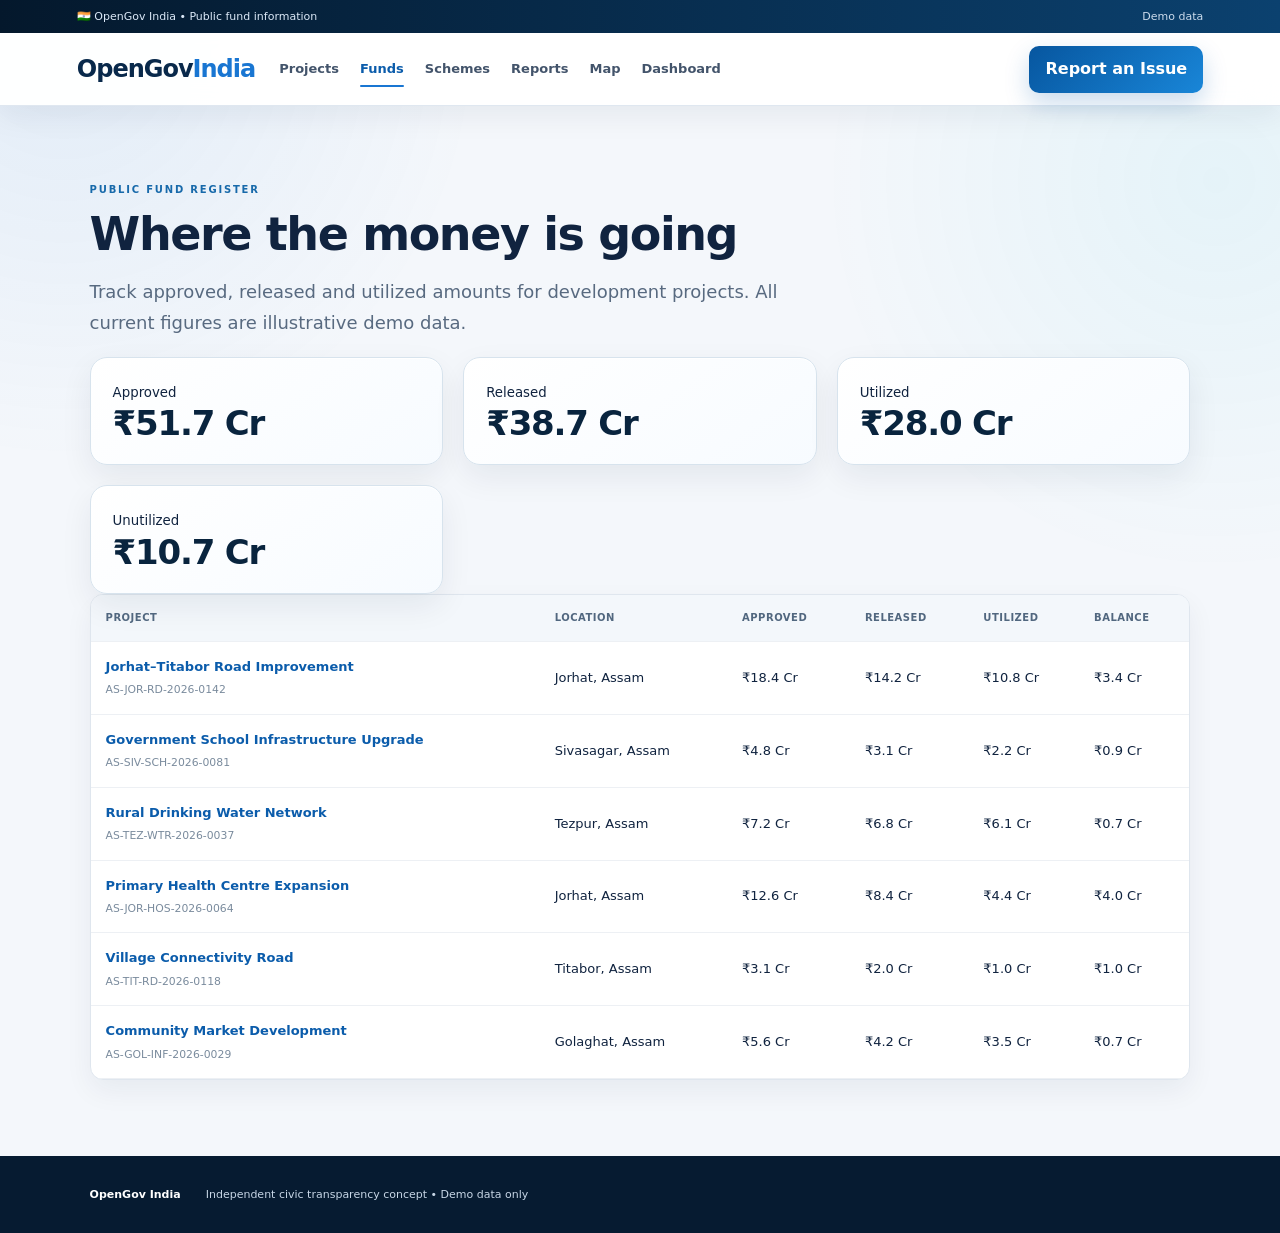
<file: funds.html>
<!doctype html><html lang="en"><head><meta charset="utf-8"><meta name="viewport" content="width=device-width,initial-scale=1"><meta name="description" content="OpenGov India public fund register — illustrative demo data."><title>Funds | OpenGov India</title><link rel="stylesheet" href="style.css"></head><body><header><div class="top">🇮🇳 OpenGov India • Public fund information <span>Demo data</span></div><nav><a class="brand" href="index.html">OpenGov<span>India</span></a><button class="menu-toggle" aria-expanded="false" aria-controls="siteLinks">Menu</button><div class="links" id="siteLinks"><a href="projects.html">Projects</a><a href="funds.html" aria-current="page">Funds</a><a href="schemes.html">Schemes</a><a href="reports.html">Reports</a><a href="map.html">Map</a><a href="dashboard.html">Dashboard</a></div><a class="report" href="report.html">Report an Issue</a></nav></header><main><section><p class="eyebrow">PUBLIC FUND REGISTER</p><h1>Where the money is going</h1><p class="lead">Track approved, released and utilized amounts for development projects. All current figures are illustrative demo data.</p><div class="grid" id="fundStats"></div><div class="table-wrap"><table><thead><tr><th>Project</th><th>Location</th><th>Approved</th><th>Released</th><th>Utilized</th><th>Balance</th></tr></thead><tbody id="fundTable"></tbody></table></div></section></main><footer><b>OpenGov India</b><span>Independent civic transparency concept • Demo data only</span></footer><script src="data.js?v=20260908"></script><script src="script.js?v=20260908"></script><script>renderFunds()</script></body></html>
</file>
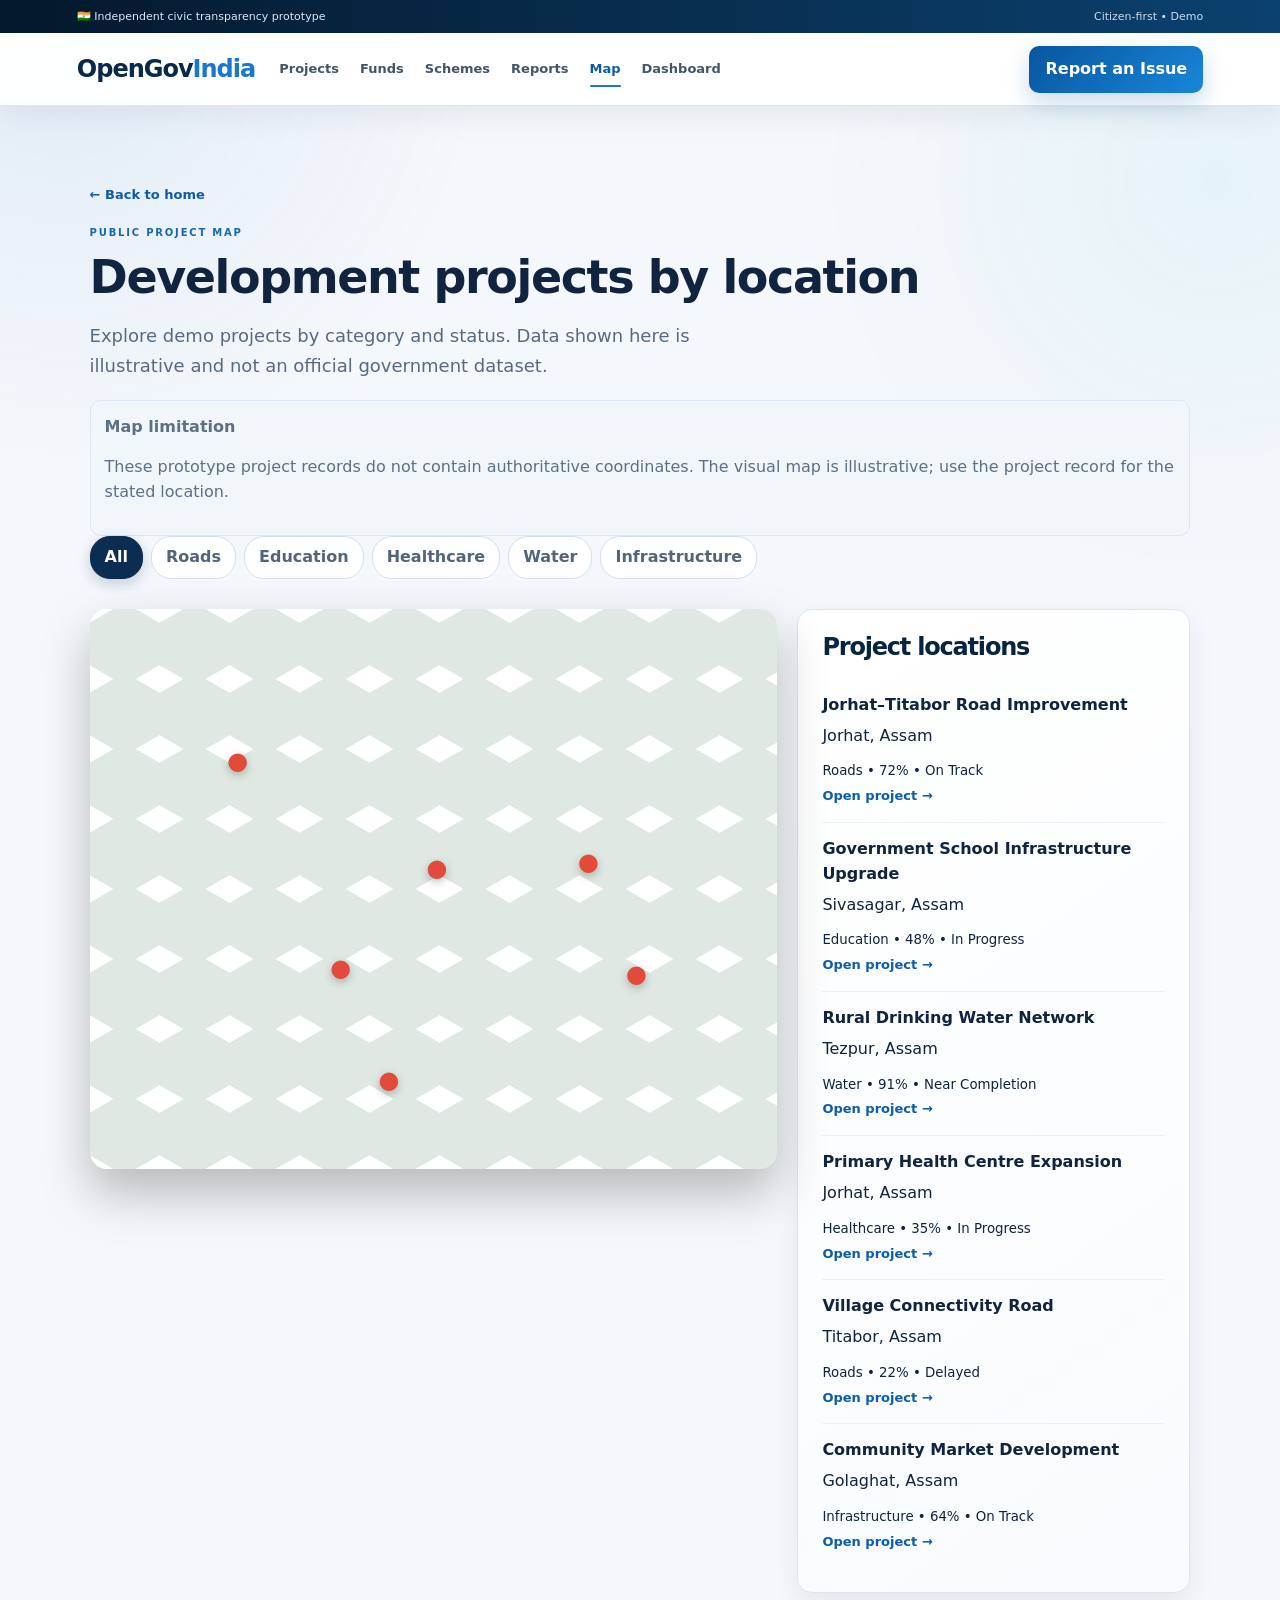
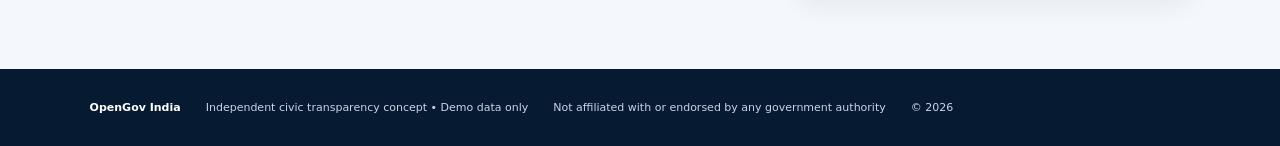
<file: map.html>
<!doctype html><html lang="en"><head><meta charset="utf-8"><meta name="viewport" content="width=device-width,initial-scale=1"><meta name="description" content="OpenGov India project map using illustrative prototype data."><title>Project Map — OpenGov India</title><link rel="stylesheet" href="style.css"></head><body><header><div class="top">🇮🇳 Independent civic transparency prototype <span>Citizen-first • Demo</span></div><nav><a class="brand" href="index.html">OpenGov<span>India</span></a><button class="menu-toggle" aria-expanded="false" aria-controls="siteLinks">Menu</button><div class="links" id="siteLinks"><a href="projects.html">Projects</a><a href="funds.html">Funds</a><a href="schemes.html">Schemes</a><a href="reports.html">Reports</a><a href="map.html" aria-current="page">Map</a><a href="dashboard.html">Dashboard</a></div><a class="report" href="report.html">Report an Issue</a></nav></header><main><section><a class="back" href="index.html">← Back to home</a><p class="eyebrow">PUBLIC PROJECT MAP</p><h1>Development projects by location</h1><p class="lead">Explore demo projects by category and status. Data shown here is illustrative and not an official government dataset.</p><div class="notice"><b>Map limitation</b><p>These prototype project records do not contain authoritative coordinates. The visual map is illustrative; use the project record for the stated location.</p></div><div class="filters"><button class="active" onclick="mapFilter('')">All</button><button onclick="mapFilter('Roads')">Roads</button><button onclick="mapFilter('Education')">Education</button><button onclick="mapFilter('Healthcare')">Healthcare</button><button onclick="mapFilter('Water')">Water</button><button onclick="mapFilter('Infrastructure')">Infrastructure</button></div><div class="map-layout"><div class="fake-map map-large" id="mapCanvas" aria-label="Illustrative project map"></div><div><div class="panel"><h2>Project locations</h2><div id="mapProjects"></div></div></div></div></section></main><footer><b>OpenGov India</b><span>Independent civic transparency concept • Demo data only</span><span>Not affiliated with or endorsed by any government authority</span><span>© 2026</span></footer><script src="data.js?v=20260908"></script><script>const projects=window.OpenGovData?.projects||[];function esc(v){return String(v).replace(/[&<>"']/g,c=>({'&':'&amp;','<':'&lt;','>':'&gt;','"':'&quot;',"'":'&#39;'}[c]))}function mapFilter(type){document.querySelectorAll('.filters button').forEach(b=>b.classList.toggle('active',b.textContent===(type||'All')));const items=type?projects.filter(p=>p.type===type):projects;const grid=document.getElementById('mapCanvas');grid.innerHTML=items.map((p,i)=>`<span style="left:${20+(i*29)%65}%;top:${24+(i*19)%58}%" title="${esc(p.title)}">●</span>`).join('');document.getElementById('mapProjects').innerHTML=items.length?items.map(p=>`<div class="report-item"><b>${esc(p.title)}</b><p>${esc(p.place)}</p><small>${esc(p.type)} • ${p.progress}% • ${esc(p.status)}</small><br><a class="text-link" href="project-view.html?id=${encodeURIComponent(p.id)}">Open project →</a></div>`).join(''):'<div class="notice"><b>No projects found.</b></div>'}document.addEventListener('DOMContentLoaded',()=>{mapFilter('');const menu=document.querySelector('.menu-toggle'),links=document.getElementById('siteLinks');if(menu&&links)menu.addEventListener('click',()=>{const open=links.classList.toggle('open');menu.setAttribute('aria-expanded',String(open));menu.textContent=open?'Close':'Menu'})});</script></body></html>
</file>
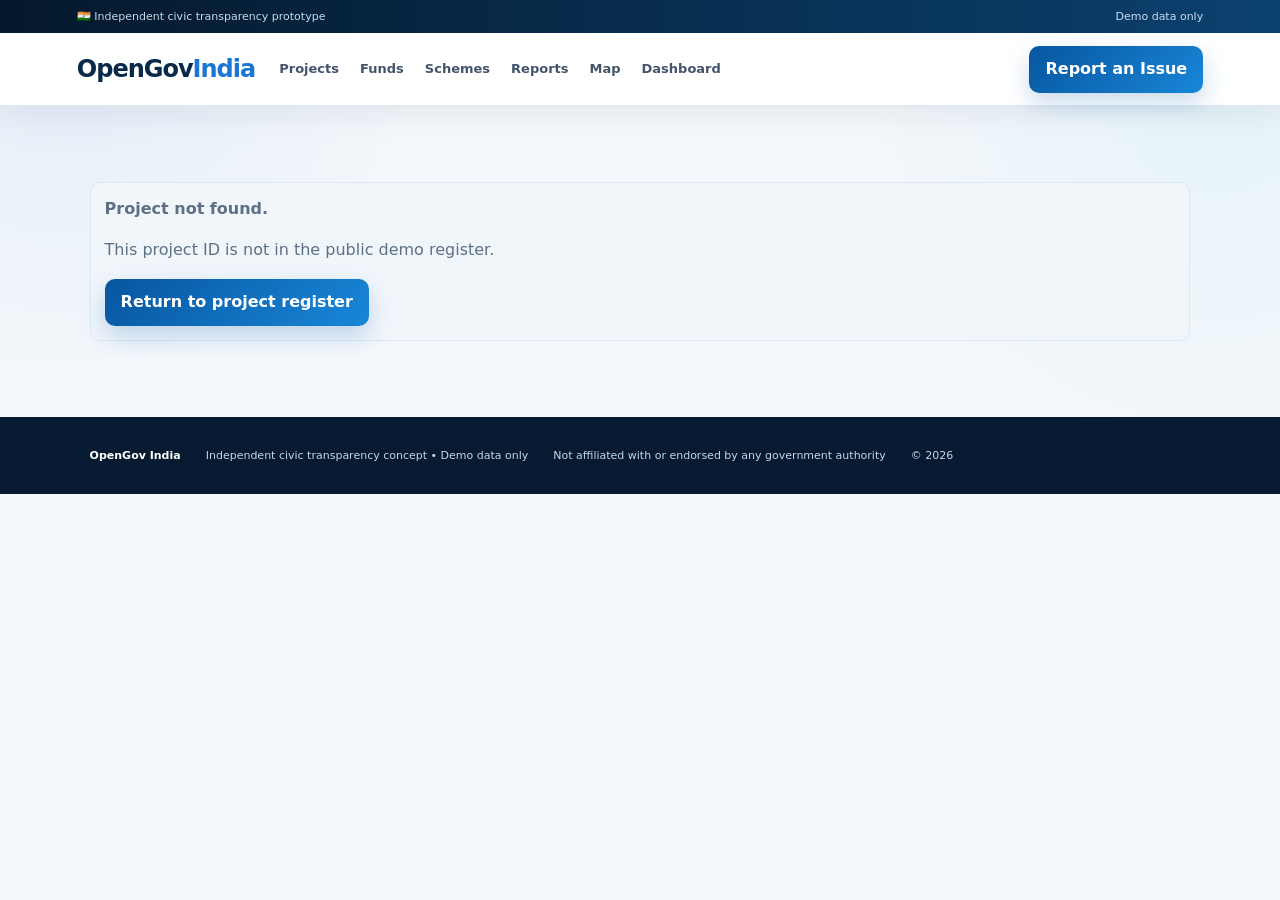
<file: project.html>
<!doctype html><html lang="en"><head><meta charset="UTF-8"><meta name="viewport" content="width=device-width,initial-scale=1"><meta http-equiv="refresh" content="0;url=project-view.html"><title>Project | OpenGov India</title><script>location.replace('project-view.html'+location.search)</script></head><body><p>Opening the canonical project record… <a id="link" href="project-view.html">Continue</a></p><script>document.getElementById('link').href='project-view.html'+location.search</script></body></html>
</file>
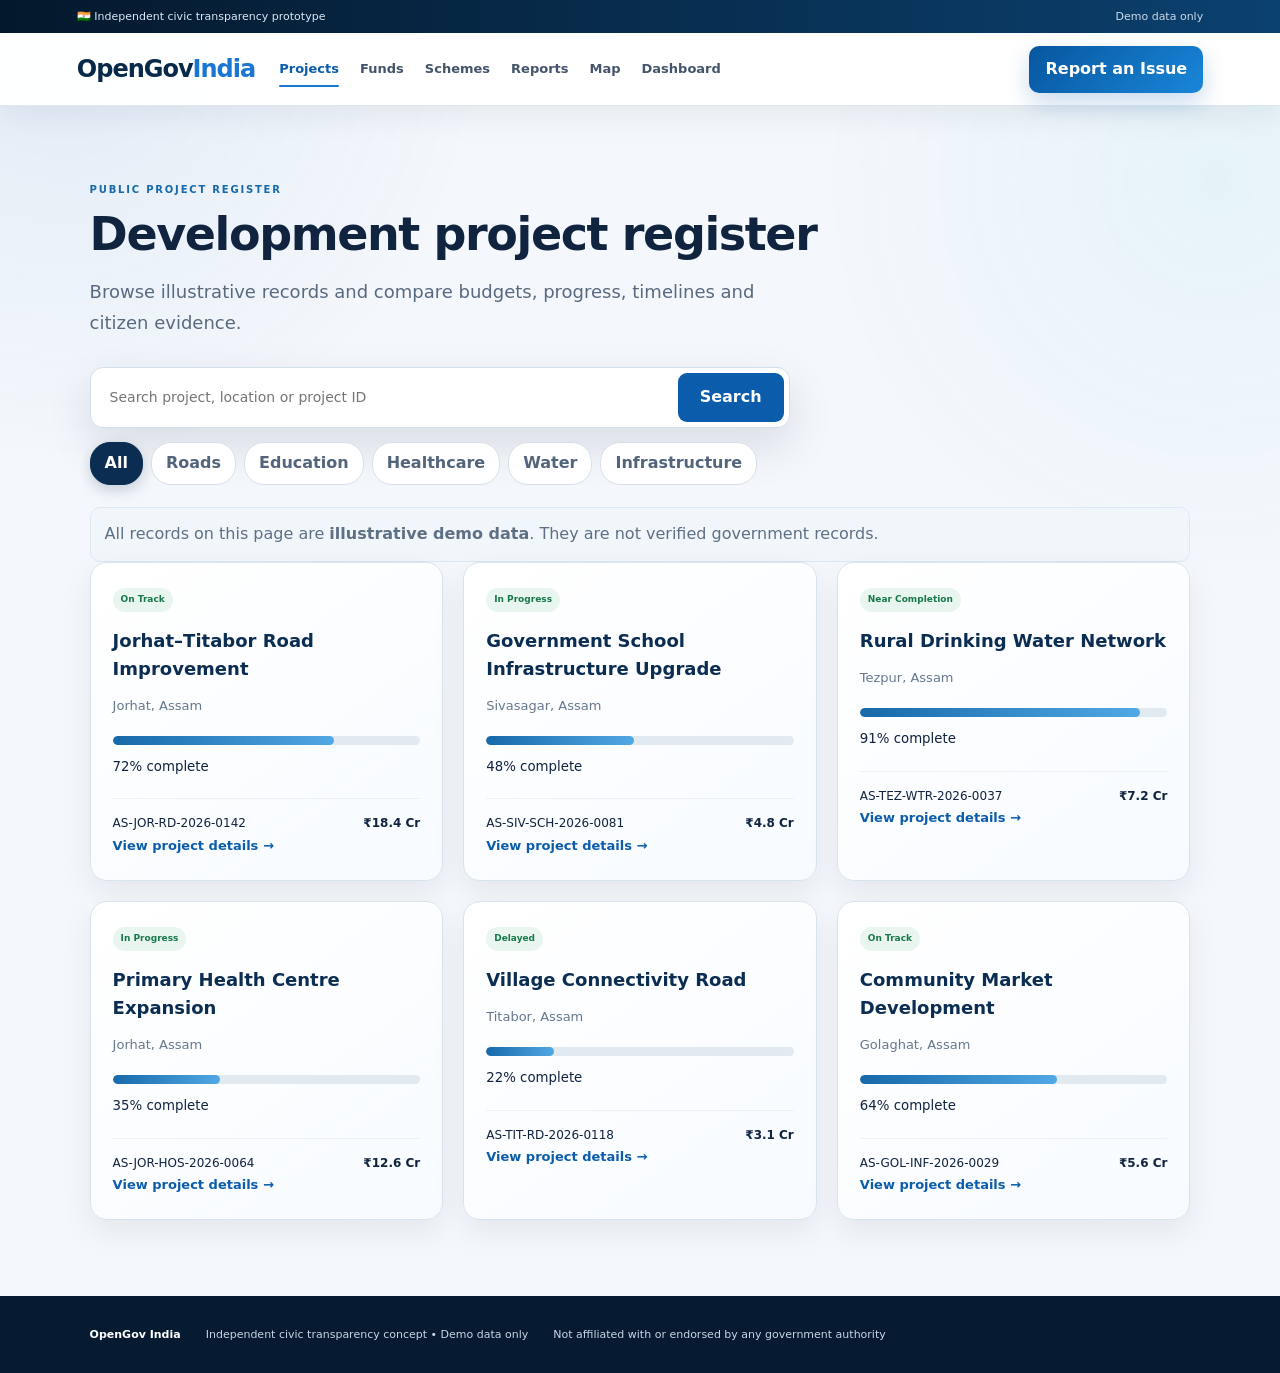
<file: projects.html>
<!doctype html><html lang="en"><head><meta charset="utf-8"><meta name="viewport" content="width=device-width,initial-scale=1"><meta name="description" content="OpenGov India public project register."><title>Projects | OpenGov India</title><link rel="stylesheet" href="style.css"></head><body><header><div class="top">🇮🇳 Independent civic transparency prototype <span>Demo data only</span></div><nav><a class="brand" href="index.html">OpenGov<span>India</span></a><button class="menu-toggle" aria-expanded="false" aria-controls="siteLinks">Menu</button><div class="links" id="siteLinks"><a href="projects.html" aria-current="page">Projects</a><a href="funds.html">Funds</a><a href="schemes.html">Schemes</a><a href="reports.html">Reports</a><a href="map.html">Map</a><a href="dashboard.html">Dashboard</a></div><a class="report" href="report.html">Report an Issue</a></nav></header><main><section><p class="eyebrow">PUBLIC PROJECT REGISTER</p><h1>Development project register</h1><p class="lead">Browse illustrative records and compare budgets, progress, timelines and citizen evidence.</p><div class="search"><label class="sr-only" for="search">Search projects</label><input id="search" autocomplete="off" placeholder="Search project, location or project ID"><button type="button" onclick="filterProjects()">Search</button></div><div class="filters" aria-label="Project categories"><button type="button" class="active" onclick="filterType('')">All</button><button type="button" onclick="filterType('Roads')">Roads</button><button type="button" onclick="filterType('Education')">Education</button><button type="button" onclick="filterType('Healthcare')">Healthcare</button><button type="button" onclick="filterType('Water')">Water</button><button type="button" onclick="filterType('Infrastructure')">Infrastructure</button></div><div class="notice">All records on this page are <b>illustrative demo data</b>. They are not verified government records.</div><div class="grid" id="projectGrid"></div></section></main><footer><b>OpenGov India</b><span>Independent civic transparency concept • Demo data only</span><span>Not affiliated with or endorsed by any government authority</span></footer><script src="data.js?v=20260908"></script><script src="script.js?v=20260908"></script></body></html>
</file>
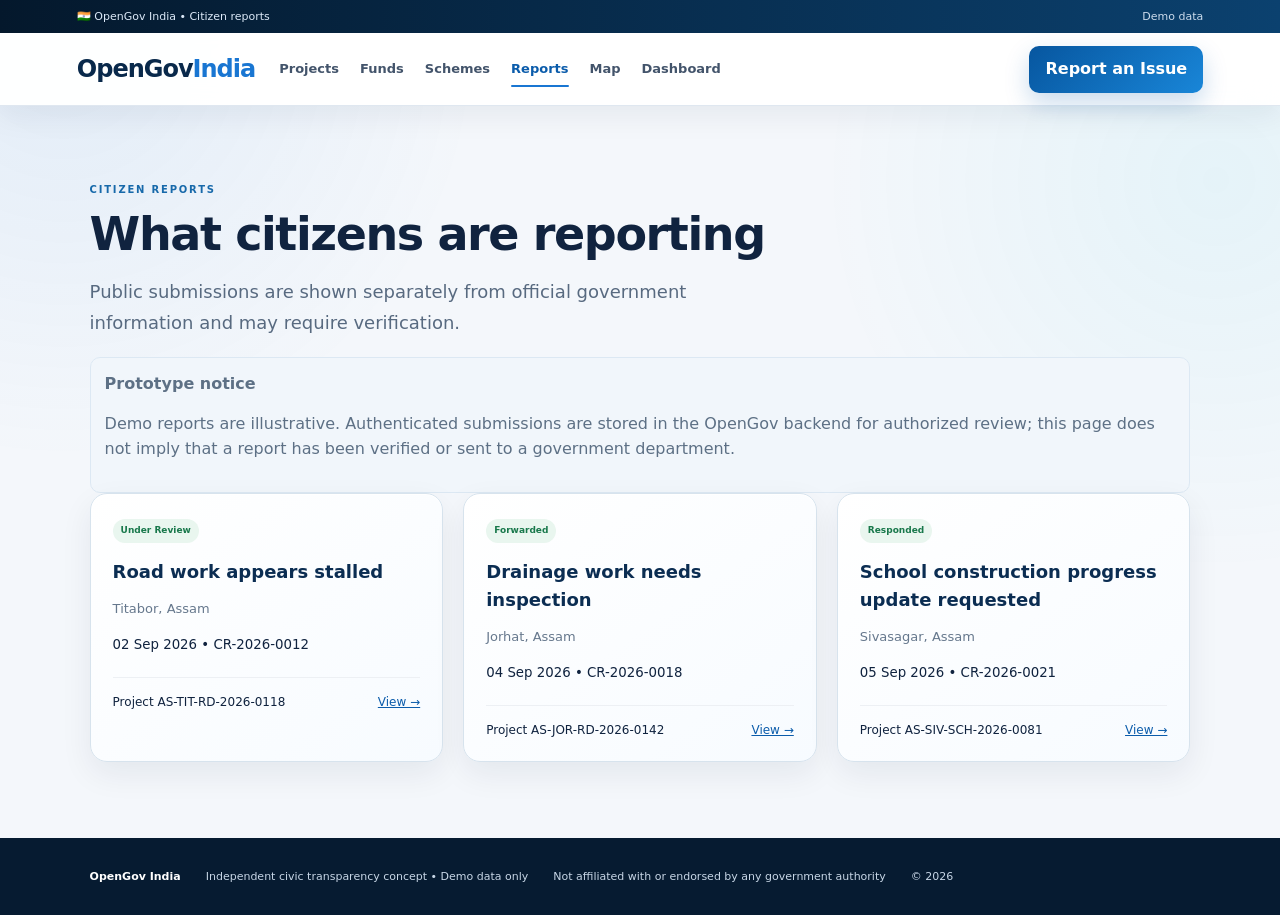
<file: reports.html>
<!doctype html><html lang="en"><head><meta charset="UTF-8"><meta name="viewport" content="width=device-width,initial-scale=1"><meta name="description" content="Citizen ground reports for the OpenGov India civic transparency prototype."><title>Citizen Reports | OpenGov India</title><link rel="stylesheet" href="style.css"><style>.report-photo{display:block;width:100%;max-height:280px;object-fit:cover;border-radius:12px;border:1px solid #dbe5ee;margin-top:14px}.photo-badge{display:inline-block;margin-top:10px;font-size:10px;font-weight:800;color:#1769aa;background:#edf6fc;border:1px solid #d5e8f6;padding:5px 8px;border-radius:99px}</style></head><body><header><div class="top">🇮🇳 OpenGov India • Citizen reports <span>Demo data</span></div><nav><a class="brand" href="index.html">OpenGov<span>India</span></a><button class="menu-toggle" aria-expanded="false" aria-controls="siteLinks">Menu</button><div class="links" id="siteLinks"><a href="projects.html">Projects</a><a href="funds.html">Funds</a><a href="schemes.html">Schemes</a><a href="reports.html" aria-current="page">Reports</a><a href="map.html">Map</a><a href="dashboard.html">Dashboard</a></div><a class="report" href="report.html">Report an Issue</a></nav></header><main><section><p class="eyebrow">CITIZEN REPORTS</p><h1>What citizens are reporting</h1><p class="lead">Public submissions are shown separately from official government information and may require verification.</p><div class="notice"><b>Prototype notice</b><p>Demo reports are illustrative. Authenticated submissions are stored in the OpenGov backend for authorized review; this page does not imply that a report has been verified or sent to a government department.</p></div><div class="grid" id="reportsGrid"></div></section></main><footer><b>OpenGov India</b><span>Independent civic transparency concept • Demo data only</span><span>Not affiliated with or endorsed by any government authority</span><span>© 2026</span></footer><script src="data.js?v=20260908"></script><script src="script.js?v=20260908"></script><script>document.addEventListener('DOMContentLoaded',()=>{const grid=document.getElementById('reportsGrid');if(!grid)return;try{const reports=JSON.parse(localStorage.getItem('opengovReports')||'[]');const cards=[...grid.querySelectorAll('.card')];cards.slice(3).forEach((card,i)=>{const r=reports[i];if(!r?.photoData)return;const img=document.createElement('img');img.className='report-photo';img.src=r.photoData;img.alt='Citizen-submitted evidence photo';img.loading='lazy';card.appendChild(img);const b=document.createElement('span');b.className='photo-badge';b.textContent='📷 Photo evidence attached';card.appendChild(b)})}catch(e){console.warn('Could not load local report photos',e)}});</script></body></html>
</file>
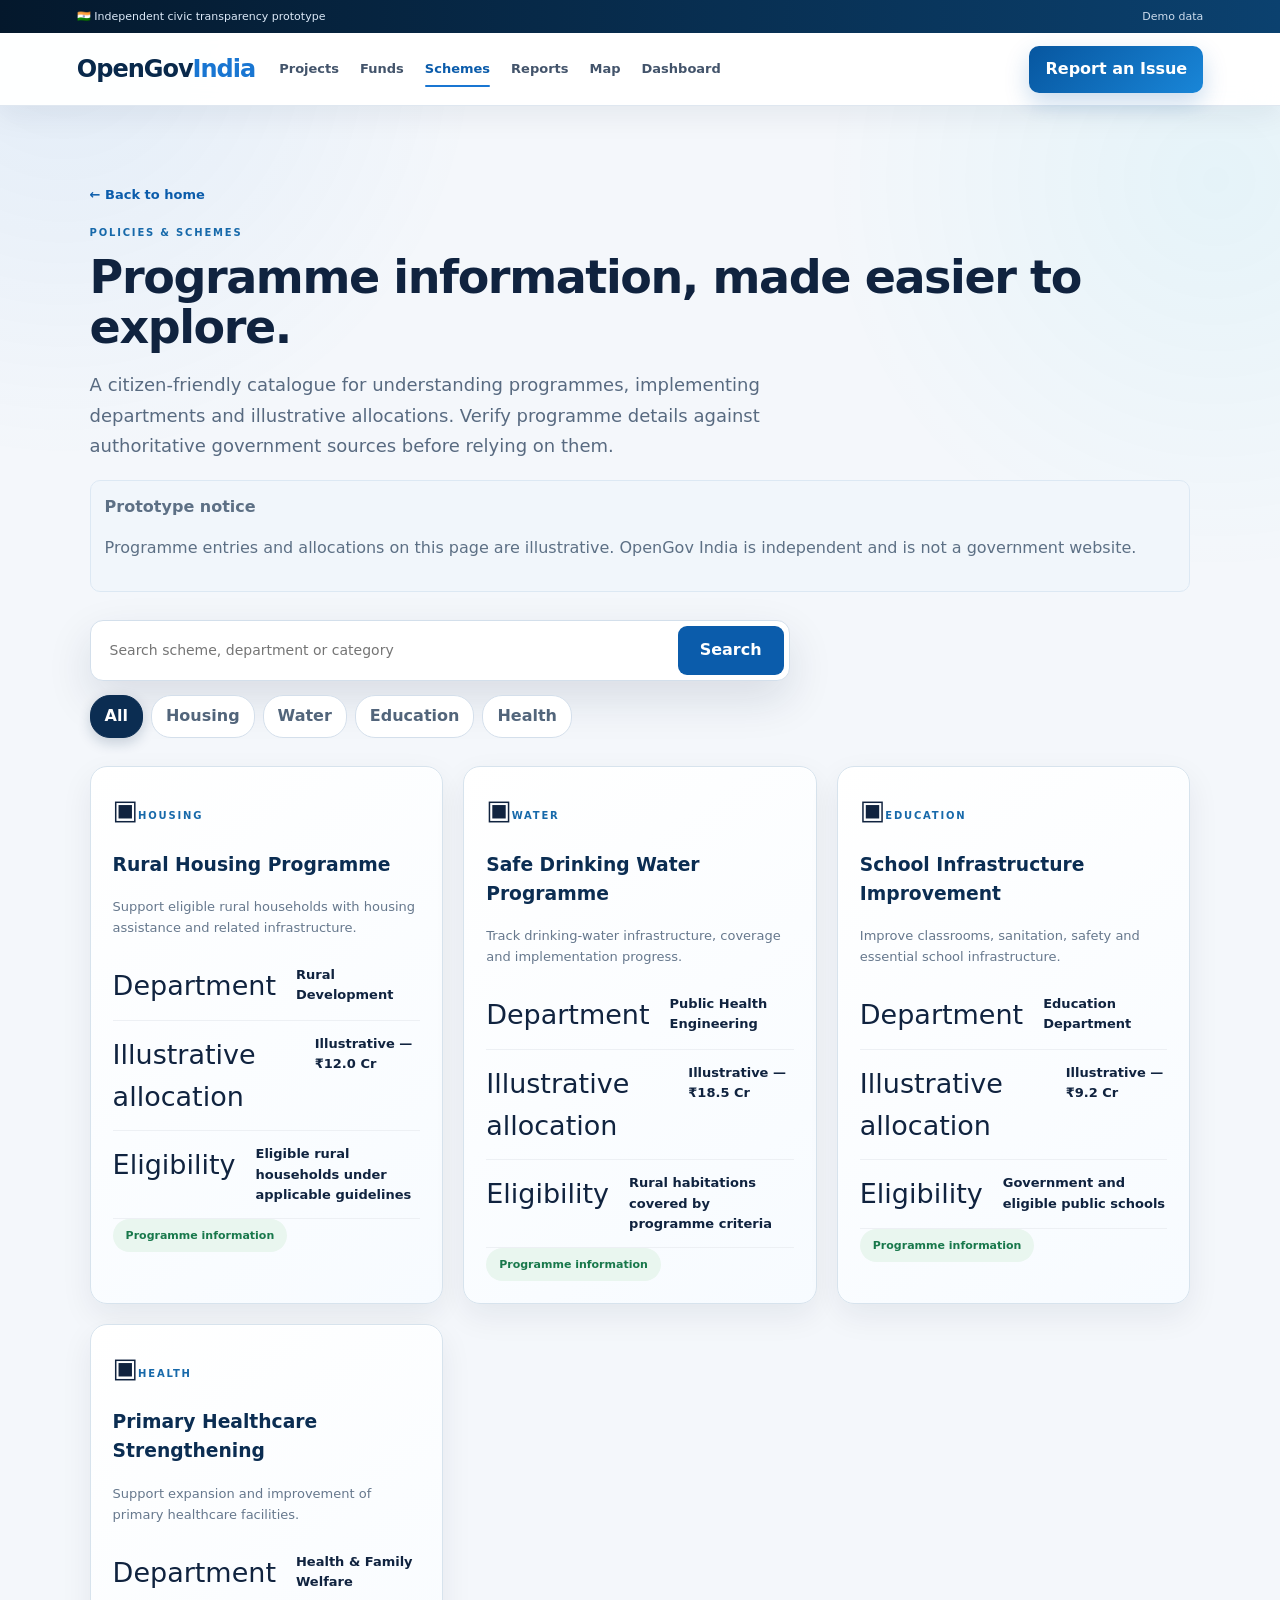
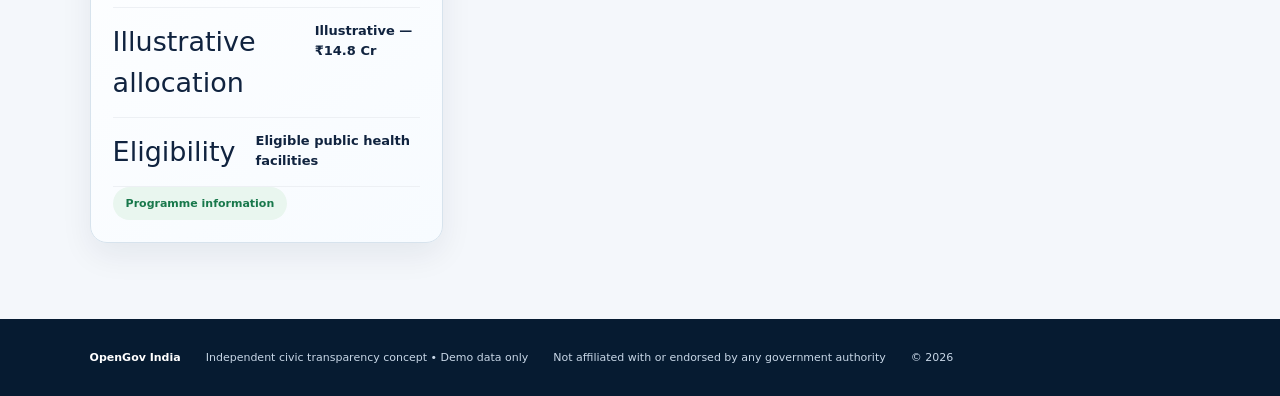
<file: schemes.html>
<!doctype html><html lang="en"><head><meta charset="utf-8"><meta name="viewport" content="width=device-width,initial-scale=1"><meta name="description" content="Programme and policy information presented by OpenGov India as an independent transparency prototype."><title>Schemes & Policies — OpenGov India</title><link rel="stylesheet" href="style.css"></head><body><header><div class="top">🇮🇳 Independent civic transparency prototype <span>Demo data</span></div><nav><a class="brand" href="index.html">OpenGov<span>India</span></a><button class="menu-toggle" aria-expanded="false" aria-controls="siteLinks">Menu</button><div class="links" id="siteLinks"><a href="projects.html">Projects</a><a href="funds.html">Funds</a><a href="schemes.html" aria-current="page">Schemes</a><a href="reports.html">Reports</a><a href="map.html">Map</a><a href="dashboard.html">Dashboard</a></div><a class="report" href="report.html">Report an Issue</a></nav></header><main><section><a class="back" href="index.html">← Back to home</a><p class="eyebrow">POLICIES & SCHEMES</p><h1>Programme information, made easier to explore.</h1><p class="lead">A citizen-friendly catalogue for understanding programmes, implementing departments and illustrative allocations. Verify programme details against authoritative government sources before relying on them.</p><div class="notice"><b>Prototype notice</b><p>Programme entries and allocations on this page are illustrative. OpenGov India is independent and is not a government website.</p></div><div class="search"><label class="sr-only" for="schemeSearch">Search schemes</label><input id="schemeSearch" autocomplete="off" placeholder="Search scheme, department or category"><button onclick="searchSchemes()">Search</button></div><div class="filters"><button class="active" onclick="filterSchemes('')">All</button><button onclick="filterSchemes('Housing')">Housing</button><button onclick="filterSchemes('Water')">Water</button><button onclick="filterSchemes('Education')">Education</button><button onclick="filterSchemes('Health')">Health</button></div><div id="schemeGrid" class="scheme-grid"></div></section></main><footer><b>OpenGov India</b><span>Independent civic transparency concept • Demo data only</span><span>Not affiliated with or endorsed by any government authority</span><span>© 2026</span></footer><script>const schemes=[{name:'Rural Housing Programme',cat:'Housing',dept:'Rural Development',purpose:'Support eligible rural households with housing assistance and related infrastructure.',status:'Programme information',allocation:'Illustrative — ₹12.0 Cr',eligibility:'Eligible rural households under applicable guidelines'},{name:'Safe Drinking Water Programme',cat:'Water',dept:'Public Health Engineering',purpose:'Track drinking-water infrastructure, coverage and implementation progress.',status:'Programme information',allocation:'Illustrative — ₹18.5 Cr',eligibility:'Rural habitations covered by programme criteria'},{name:'School Infrastructure Improvement',cat:'Education',dept:'Education Department',purpose:'Improve classrooms, sanitation, safety and essential school infrastructure.',status:'Programme information',allocation:'Illustrative — ₹9.2 Cr',eligibility:'Government and eligible public schools'},{name:'Primary Healthcare Strengthening',cat:'Health',dept:'Health & Family Welfare',purpose:'Support expansion and improvement of primary healthcare facilities.',status:'Programme information',allocation:'Illustrative — ₹14.8 Cr',eligibility:'Eligible public health facilities'}];function esc(v){return String(v).replace(/[&<>"']/g,c=>({'&':'&amp;','<':'&lt;','>':'&gt;','"':'&quot;',"'":'&#39;'}[c]))}function draw(items=schemes){const grid=document.getElementById('schemeGrid');grid.innerHTML=items.length?items.map(s=>`<article><span aria-hidden="true">▣</span><small class="eyebrow">${esc(s.cat.toUpperCase())}</small><h3>${esc(s.name)}</h3><p>${esc(s.purpose)}</p><div class="fund-row"><span>Department</span><b>${esc(s.dept)}</b></div><div class="fund-row"><span>Illustrative allocation</span><b>${esc(s.allocation)}</b></div><div class="fund-row"><span>Eligibility</span><b>${esc(s.eligibility)}</b></div><label class="status-pill">${esc(s.status)}</label></article>`).join(''):'<div class="notice"><b>No matches found.</b><p>Try another scheme, department or category.</p></div>'}function filterSchemes(cat){document.querySelectorAll('.filters button').forEach(b=>b.classList.toggle('active',b.textContent===(cat||'All')));draw(cat?schemes.filter(s=>s.cat===cat):schemes)}function searchSchemes(){const q=document.getElementById('schemeSearch').value.trim().toLowerCase();draw(schemes.filter(s=>Object.values(s).join(' ').toLowerCase().includes(q)))}document.addEventListener('DOMContentLoaded',()=>{draw();const btn=document.querySelector('.menu-toggle'),links=document.querySelector('.links');if(btn&&links)btn.addEventListener('click',()=>{const open=links.classList.toggle('open');btn.setAttribute('aria-expanded',String(open));btn.textContent=open?'Close':'Menu'});document.getElementById('schemeSearch')?.addEventListener('keydown',e=>{if(e.key==='Enter')searchSchemes()})});</script></body></html>
</file>
<file: style.css>
*{box-sizing:border-box}html{scroll-behavior:smooth}body{margin:0;font-family:Inter,ui-sans-serif,system-ui,-apple-system,BlinkMacSystemFont,"Segoe UI",sans-serif;color:#10233f;background:#f4f7fb;line-height:1.55;overflow-x:hidden}body:before{content:"";position:fixed;inset:0;pointer-events:none;background:radial-gradient(circle at 5% 5%,rgba(25,118,210,.08),transparent 28%),radial-gradient(circle at 95% 20%,rgba(0,188,212,.06),transparent 28%);z-index:-1}a{color:#0b5cab}button,input,select,textarea{font:inherit}header{background:rgba(255,255,255,.96);backdrop-filter:blur(18px);border-bottom:1px solid #dfe7f0;box-shadow:0 8px 30px rgba(16,35,63,.07);position:relative;z-index:100}.top{padding:8px 6%;background:linear-gradient(90deg,#04182c,#0b416f);color:#dce9f8;font-size:11px;display:flex;justify-content:space-between;gap:15px}.top span{opacity:.92}nav{min-height:72px;padding:0 6%;display:flex;align-items:center;gap:24px;position:relative}.brand{font-size:24px;font-weight:900;text-decoration:none;color:#09294b;white-space:nowrap;letter-spacing:-1px}.brand span{color:#1976d2}.links{display:flex;gap:21px;flex:1;align-items:stretch}.links a{color:#43546b;text-decoration:none;font-size:13px;font-weight:750;padding:26px 0;position:relative}.links a:hover,.links a:focus{color:#0b5cab}.links a[aria-current="page"]{color:#0b5cab}.links a[aria-current="page"]:after{content:"";position:absolute;left:0;right:0;bottom:18px;height:2px;border-radius:2px;background:#1976d2}.report,.primary{border:0;border-radius:10px;background:linear-gradient(135deg,#07569f,#1986d8);color:#fff!important;padding:11px 16px;font-weight:850;cursor:pointer;text-decoration:none;display:inline-block;box-shadow:0 10px 24px rgba(11,92,171,.22);transition:transform .2s,box-shadow .2s}.report:hover,.primary:hover{transform:translateY(-2px);box-shadow:0 15px 32px rgba(11,92,171,.3)}.menu-toggle{display:none;border:1px solid #cbd7e3;background:#fff;color:#0b2d52;border-radius:9px;padding:9px 12px;font-weight:800}.auth-trigger{border:1px solid #c8d7e5;background:#fff;color:#0b2d52;border-radius:10px;padding:10px 13px;font-weight:800;cursor:pointer}.auth-user{display:none;align-items:center;gap:8px;font-size:12px}.auth-user.show{display:flex}.auth-user button{border:1px solid #c8d7e5;background:#fff;color:#0b2d52;border-radius:8px;padding:7px 10px;cursor:pointer}.hero{padding:84px 7%;display:grid;grid-template-columns:minmax(0,1.15fr) minmax(360px,.85fr);gap:55px;align-items:center;background:linear-gradient(135deg,#e7f2fc,#fff 55%,#edf7ff);position:relative;overflow:hidden}.hero:after{content:"";position:absolute;width:600px;height:600px;border-radius:50%;right:-260px;top:-250px;background:radial-gradient(circle,rgba(25,118,210,.16),transparent 66%);pointer-events:none}.hero-copy{position:relative;z-index:2}.eyebrow{font-size:10px;letter-spacing:1.8px;font-weight:900;color:#1769aa;margin:0 0 12px}.hero h1{font-size:clamp(42px,5.4vw,70px);line-height:.98;max-width:780px;margin:0 0 22px;letter-spacing:-3.5px;color:#071e36}.lead{font-size:18px;line-height:1.7;color:#586a80;max-width:700px}.search{display:flex;background:#fff;border:1px solid #d3dfeb;border-radius:13px;padding:5px;max-width:700px;margin:28px 0 14px;box-shadow:0 18px 45px rgba(16,35,63,.12)}.search:focus-within{border-color:#65a8da;box-shadow:0 0 0 4px rgba(25,118,210,.1),0 18px 45px rgba(16,35,63,.12)}.search input{border:0;outline:0;padding:14px;flex:1;font-size:14px;min-width:0}.search button{border:0;background:#0b5cab;color:#fff;border-radius:9px;padding:0 22px;font-weight:850;cursor:pointer}.chips{display:flex;gap:8px;flex-wrap:wrap}.chips span{background:#e4f0fb;border:1px solid #d2e2f0;border-radius:20px;padding:7px 12px;font-size:11px;color:#36536f;font-weight:750}.hero-intro-link{display:inline-block;margin-top:15px;color:#46627d;font-size:12px;font-weight:800;text-decoration:none}.hero-intro-link:hover{text-decoration:underline;color:#0b5cab}.hero-visual{min-width:0}.trust-strip{display:grid;grid-template-columns:repeat(4,1fr);gap:1px;background:#dfe7ef;border-bottom:1px solid #dfe7ef}.trust-strip div{background:#fff;padding:20px 7%}.trust-strip div+div{padding-left:28px}.trust-strip b{display:block;font-size:12px;color:#0b2d52}.trust-strip span{display:block;font-size:10px;color:#718196;margin-top:4px}.stats{display:grid;grid-template-columns:repeat(4,1fr);background:#fff;border-bottom:1px solid #e1e7ee;padding:28px 7%}.stats div{border-right:1px solid #e4e9ef;padding-left:25px}.stats div:first-child{padding-left:0}.stats div:last-child{border:0}.stats b{display:block;font-size:26px;letter-spacing:-.6px;color:#081f37}.stats span{font-size:11px;color:#718196}section{padding:76px 7%}.section-head{display:flex;justify-content:space-between;align-items:end;margin-bottom:27px;gap:20px}.section-head h2{margin-bottom:0}h1{font-size:46px;line-height:1.08;margin:0 0 18px;letter-spacing:-1.4px}h2{font-size:34px;line-height:1.12;margin:0;letter-spacing:-1.2px;color:#09243e}h3{color:#0b2d52}.outline{background:#fff;border:1px solid #cbd9e7;border-radius:9px;padding:10px 15px;color:#31516f;font-weight:800;text-decoration:none;display:inline-block;box-shadow:0 5px 14px rgba(16,35,63,.05);transition:.2s}.outline:hover{transform:translateY(-2px);box-shadow:0 10px 20px rgba(16,35,63,.1)}.filters{display:flex;gap:8px;margin-bottom:22px;flex-wrap:wrap}.filters button{border:1px solid #d4dfeb;background:#fff;border-radius:20px;padding:8px 14px;color:#52657b;cursor:pointer;font-weight:700}.filters .active{background:#0b2d52;color:#fff;border-color:#0b2d52;box-shadow:0 5px 14px rgba(11,45,82,.2)}.grid{display:grid;grid-template-columns:repeat(3,minmax(0,1fr));gap:20px}.card,.scheme-grid article,.report-grid article,.process-grid article{background:linear-gradient(145deg,#fff,#f7fbff);border:1px solid #d7e3ed;border-radius:17px;padding:22px;box-shadow:0 12px 32px rgba(16,35,63,.07),inset 0 1px 0 #fff;transition:transform .24s,box-shadow .24s,border-color .24s;min-width:0}.card:hover,.scheme-grid article:hover,.report-grid article:hover,.process-grid article:hover{transform:translateY(-5px);border-color:#bcd2e5;box-shadow:0 22px 44px rgba(16,35,63,.12)}.card .tag,.report-grid label{display:inline-block;font-size:9px;font-weight:900;background:#e9f6ef;color:#18784b;border-radius:15px;padding:5px 8px}.card h3{margin:15px 0 7px;font-size:18px}.card p{color:#66788d;font-size:13px}.card .meta{display:flex;justify-content:space-between;gap:15px;margin-top:20px;padding-top:15px;border-top:1px solid #edf0f4;font-size:12px}.bar{height:9px;background:#e1e9f1;border-radius:99px;margin:20px 0 9px;overflow:hidden}.bar i{display:block;height:100%;background:linear-gradient(90deg,#1769aa,#51a8e4);border-radius:99px}.split{background:linear-gradient(135deg,#e8f3fb,#f7fafc);display:grid;grid-template-columns:minmax(0,1.1fr) minmax(0,.9fr);gap:55px}.split p{color:#5d7085;line-height:1.7}.money{display:flex;gap:12px;margin:25px 0 20px}.money div{background:#fff;border:1px solid #dce6ef;border-radius:12px;padding:16px;flex:1;box-shadow:0 9px 22px rgba(16,35,63,.07)}.money span{font-size:10px;color:#718196;display:block}.money strong{font-size:19px}.flow{background:linear-gradient(145deg,#fff,#f5f9fd);padding:24px;border-radius:17px;border:1px solid #dbe5ee;box-shadow:0 18px 40px rgba(16,35,63,.1);align-self:center}.flow div{padding:16px;border:1px solid #e0e8ef;border-radius:10px;display:flex;justify-content:space-between;gap:12px;background:#fff;box-shadow:0 5px 12px rgba(16,35,63,.04)}.flow i{display:block;text-align:center;padding:6px;color:#7290aa}.scheme-grid,.report-grid{display:grid;grid-template-columns:repeat(3,minmax(0,1fr));gap:20px;margin-top:28px}.scheme-grid article span{font-size:27px}.scheme-grid p,.process-grid p{font-size:13px;line-height:1.6;color:#66788d}.how-it-works{background:#fff}.process-grid{display:grid;grid-template-columns:repeat(4,minmax(0,1fr));gap:18px}.process-grid article b{display:inline-flex;width:38px;height:38px;align-items:center;justify-content:center;border-radius:50%;background:#e5f1fb;color:#0b5cab;font-size:12px;box-shadow:0 5px 12px rgba(11,92,171,.12)}.map{background:linear-gradient(135deg,#061d35,#0d426e);color:#fff;display:grid;grid-template-columns:minmax(0,1fr) minmax(0,1fr);gap:50px;align-items:center}.map h2{color:#fff}.map .eyebrow{color:#8ec5f1}.map p{color:#c9d9e9;line-height:1.7}.fake-map{height:300px;border-radius:17px;background-color:#dfe8e2;background-image:linear-gradient(30deg,#fff 12%,transparent 12.5%,transparent 87%,#fff 87.5%),linear-gradient(150deg,#fff 12%,transparent 12.5%,transparent 87%,#fff 87.5%);background-size:70px 70px;position:relative;overflow:hidden;box-shadow:0 24px 50px rgba(0,0,0,.25)}.fake-map span{position:absolute;color:#e24b3b;font-size:24px;filter:drop-shadow(0 3px 4px rgba(0,0,0,.25))}.map-layout{display:grid;grid-template-columns:minmax(0,1.4fr) minmax(260px,.8fr);gap:20px;margin-top:30px}.map-large{height:560px}.report-form{display:grid;grid-template-columns:minmax(0,1fr) minmax(0,1fr);gap:60px;background:#f4f8fc}.report-form p:not(.eyebrow){color:#65778b;line-height:1.7}.report-form form,.report-form-single{display:grid;gap:10px}.report-form input,.report-form textarea,.report-form-single input,.report-form-single textarea,.report-form-single select{border:1px solid #d7e0e9;border-radius:9px;padding:13px;font:inherit;outline:none;width:100%;background:#fff}.report-form input:focus,.report-form textarea:focus,.report-form-single input:focus,.report-form-single textarea:focus,.report-form-single select:focus{border-color:#6fa6d6;box-shadow:0 0 0 4px rgba(25,118,210,.09)}.report-form textarea{height:110px;resize:vertical}.report-form-single label{font-size:12px;font-weight:700;color:#52657b;display:grid;gap:7px}.report-form-single textarea{min-height:130px;resize:vertical}.report-form-single .check{display:flex;align-items:center;gap:8px;font-weight:500}.report-form-single .check input{width:auto}.back,.text-link{color:#0b5cab;text-decoration:none;font-weight:800;font-size:13px}.back{display:inline-block;margin-bottom:20px}.detail-head{display:flex;justify-content:space-between;gap:30px;align-items:flex-start;margin:10px 0 35px}.status-pill{background:#e9f6ef;color:#18784b;border-radius:20px;padding:8px 13px;font-size:11px;font-weight:900;white-space:nowrap;display:inline-block}.detail-grid{margin-bottom:25px}.detail-metrics{display:grid;grid-template-columns:repeat(4,minmax(0,1fr));gap:18px}.metric-card h2{margin:8px 0}.two-col{display:grid;grid-template-columns:1fr 1fr;gap:20px;margin:20px 0}.panel{background:linear-gradient(145deg,#fff,#f8fbfe);border:1px solid #dbe5ee;border-radius:15px;padding:24px;box-shadow:0 11px 28px rgba(16,35,63,.07)}.panel h2{font-size:24px;margin-bottom:18px}.panel-label{font-size:10px;letter-spacing:1.5px;font-weight:900;color:#1769aa;margin-bottom:8px}dl{display:grid;grid-template-columns:150px 1fr;gap:12px;margin:0}dt{font-size:12px;color:#718196}dd{margin:0;font-weight:700;font-size:13px;overflow-wrap:anywhere}.fund-row{display:flex;justify-content:space-between;gap:20px;padding:13px 0;border-bottom:1px solid #edf0f4;font-size:13px}.fund-row:last-child{border-bottom:0}.timeline{border-left:2px solid #c9d9e9;padding-left:20px}.timeline div{position:relative;padding:0 0 22px}.timeline div:before{content:"";position:absolute;left:-27px;top:2px;width:10px;height:10px;border-radius:50%;background:#1769aa;box-shadow:0 0 0 4px #e4f0fa}.timeline span{display:block;color:#718196;font-size:12px;margin-top:5px}.notice{background:#f1f6fb;border:1px solid #dce8f3;border-radius:10px;padding:14px;color:#5d7085}.evidence-grid{display:grid;grid-template-columns:1fr 1fr;gap:12px}.evidence-grid div{min-height:110px;border:1px dashed #b9c9d8;border-radius:10px;padding:20px;color:#5d7085;background:#fbfdff}.report-item{padding:14px 0;border-bottom:1px solid #edf0f4}.report-item:last-child{border-bottom:0}.report-item p{margin:6px 0 10px}.report-photo{max-width:100%;max-height:280px;object-fit:cover;border-radius:10px;margin-top:10px;border:1px solid #dbe5ee}.table-wrap{overflow:auto;background:#fff;border:1px solid #dfe6ee;border-radius:13px;box-shadow:0 11px 28px rgba(16,35,63,.06)}table{width:100%;border-collapse:collapse;min-width:720px}th,td{text-align:left;padding:15px;border-bottom:1px solid #edf0f4;font-size:13px}th{background:#f3f7fb;color:#51677f;font-size:10px;text-transform:uppercase;letter-spacing:.5px}td small{display:block;color:#7a8b9d;margin-top:5px}td a{color:#0b5cab;text-decoration:none;font-weight:800}.detail-actions{display:flex;gap:10px;flex-wrap:wrap;margin:20px 0 28px}.record-badges{display:flex;gap:7px;flex-wrap:wrap;margin-top:15px}.record-badges span{font-size:9px;font-weight:900;letter-spacing:.7px;border:1px solid #cbdbe9;border-radius:20px;padding:5px 8px;color:#4d6680;background:#f5f9fc}.section-row{display:flex;justify-content:space-between;align-items:start;gap:20px}.report-count{font-size:11px;font-weight:800;color:#5d7085}.empty-state{padding:18px 0;color:#718196;font-size:13px}.muted{color:#718196}.project-disclaimer{margin-top:22px;padding:15px;border:1px solid #dce8f3;background:#f5f9fc;border-radius:10px;display:flex;gap:12px;flex-wrap:wrap;font-size:12px;color:#5d7085}.project-disclaimer b{color:#0b2d52}.auth-modal{z-index:9999}.sr-only{position:absolute;width:1px;height:1px;padding:0;margin:-1px;overflow:hidden;clip:rect(0,0,0,0);white-space:nowrap;border:0}footer{padding:30px 7%;background:#061b31;color:#c7d6e6;display:flex;gap:25px;flex-wrap:wrap;font-size:11px}footer b{color:#fff}@media(max-width:1050px){nav{gap:15px}.links{gap:13px}.links a{font-size:12px}.detail-metrics{grid-template-columns:1fr 1fr}.process-grid{grid-template-columns:1fr 1fr}}@media(max-width:800px){.top{align-items:flex-start;flex-direction:column}.menu-toggle{display:block;margin-left:auto}.links{display:none;position:absolute;left:0;right:0;top:100%;background:#fff;border-bottom:1px solid #dfe6ee;padding:10px 6%;z-index:200;flex-direction:column;gap:0;box-shadow:0 14px 30px rgba(23,59,92,.12);max-height:calc(100dvh - 100px);overflow:auto}.links.open{display:flex}.links a{padding:13px 0;border-bottom:1px solid #edf0f4}.links a[aria-current="page"]:after{display:none}.report{font-size:11px;padding:10px 12px}.hero,.split,.map,.report-form,.map-layout{grid-template-columns:1fr}.hero{padding-top:52px;gap:35px}.hero h1{font-size:42px;letter-spacing:-2px}.hero-visual{width:100%;min-height:350px}.stats,.trust-strip{grid-template-columns:1fr 1fr}.stats div{border:0;padding:15px 0}.trust-strip div,.trust-strip div+div{padding:16px 6%}.grid,.scheme-grid,.report-grid{grid-template-columns:1fr}.section-head{align-items:flex-start;flex-direction:column}.money{flex-direction:column}.two-col{grid-template-columns:1fr}.detail-head{display:grid;grid-template-columns:1fr;gap:14px}.detail-metrics{grid-template-columns:1fr 1fr}.evidence-grid,.process-grid{grid-template-columns:1fr}.panel{padding:20px}.map-large{height:420px}section{padding:55px 6%}.report-form{gap:35px}}@media(max-width:560px){.top{font-size:10px}.top span:last-child{display:none}nav{min-height:64px;padding:0 5%;gap:8px}.brand{font-size:21px}.report{padding:9px 10px}.auth-trigger{padding:9px 10px;font-size:11px}.hero{padding:42px 5%}.hero h1{font-size:36px}.lead{font-size:16px}.search{width:100%}.search input{padding:12px;font-size:13px}.search button{padding:0 12px}.hero-visual{min-height:300px}.stats,.trust-strip{grid-template-columns:1fr}.stats div{padding:14px 0}.detail-metrics{grid-template-columns:1fr}.detail-actions{display:flex;flex-direction:column}.detail-actions a{width:100%;text-align:center}.section-head .outline{width:100%;text-align:center}.map-large{height:340px}dl{grid-template-columns:1fr;gap:5px}dd{margin-bottom:7px}.flow div{align-items:flex-start;flex-direction:column}.auth-box{max-height:calc(100dvh - 20px);overflow:auto}}
@media(prefers-reduced-motion:reduce){html{scroll-behavior:auto}*,*::before,*::after{animation-duration:.001ms!important;animation-iteration-count:1!important;transition-duration:.001ms!important}}
</file>
